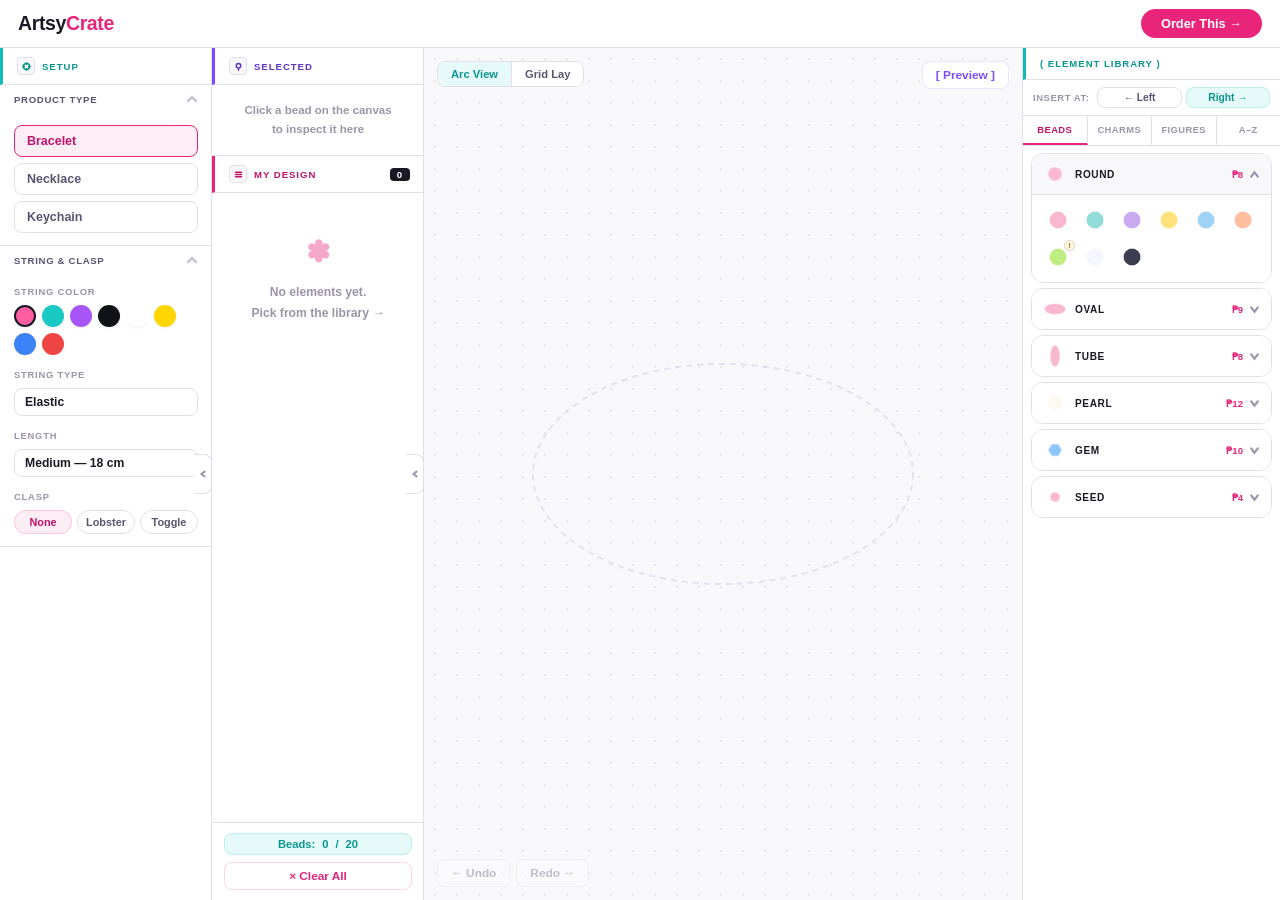
<file: view/main.html>
<!DOCTYPE html>
<html lang="en">
<head>
  <meta charset="UTF-8"/>
  <meta name="viewport" content="width=device-width,initial-scale=1.0"/>
  <title>ArtsyCrate — Brutalist Design Builder</title>
  <link rel="preconnect" href="https://fonts.googleapis.com"/>
  <link href="https://fonts.googleapis.com/css2?family=DM+Sans:wght@300;400;500;600;700&display=swap" rel="stylesheet"/>
  <link rel="stylesheet" href="./css/style.css" />

</head>
<body>

<div class="topbar">
  <a href="#" class="logo">Artsy<b>Crate</b></a>

  <div class="topbar-r">
    <button class="btn-order" onclick="app.ui.openOrder()">Order This →</button>
  </div>
</div>



<div class="builder">

  <div class="setup-panel" id="setup-panel">
    <button class="collapse-btn" onclick="app.ui.toggleSetup()" title="Toggle Setup">
      <svg viewBox="0 0 10 10"><polyline points="7,2 3,5 7,8"/></svg>
    </button>
    <div class="collapsed-label"><span>Setup</span></div>
    <div class="setup-inner">
      <div class="phead teal">
        <div class="phead-ico"><svg viewBox="0 0 12 12"><circle cx="6" cy="6" r="4"/><line x1="6" y1="1" x2="6" y2="3"/><line x1="6" y1="9" x2="6" y2="11"/><line x1="1" y1="6" x2="3" y2="6"/><line x1="9" y1="6" x2="11" y2="6"/></svg></div>
        Setup
      </div>
      <div class="psec open" id="sec-product">
        <div class="psec-toggle" onclick="app.ui.toggleSec('sec-product')">
          <span class="psec-toggle-lbl">Product Type</span>
          <svg class="psec-arr" viewBox="0 0 12 12"><polyline points="2,4 6,8 10,4"/></svg>
        </div>
        <div class="psec-body">
          <div class="type-pills">
            <div class="tpill active" data-price="80" data-max="20" data-prod="bracelet" onclick="app.ui.setProduct(this)">
              Bracelet
            </div>
            <div class="tpill" data-price="100" data-max="28" data-prod="necklace" onclick="app.ui.setProduct(this)">
              Necklace
            </div>
            <div class="tpill" data-price="65" data-max="12" data-prod="keychain" onclick="app.ui.setProduct(this)">
              Keychain
            </div>
          </div>
        </div>
      </div>
      <div class="psec open" id="sec-string">
        <div class="psec-toggle" onclick="app.ui.toggleSec('sec-string')">
          <span class="psec-toggle-lbl">String & Clasp</span>
          <svg class="psec-arr" viewBox="0 0 12 12"><polyline points="2,4 6,8 10,4"/></svg>
        </div>
        <div class="psec-body">
          <div class="slbl" style="margin-bottom:8px;">String Color</div>
          <div class="swatches" id="str-sw" style="margin-bottom:14px;">
            <div class="sw active" style="background:#FF5FA0;" onclick="app.ui.setStrCol('#FF5FA0',this)"></div>
            <div class="sw" style="background:#1AC8C4;" onclick="app.ui.setStrCol('#1AC8C4',this)"></div>
            <div class="sw" style="background:#A855F7;" onclick="app.ui.setStrCol('#A855F7',this)"></div>
            <div class="sw" style="background:#111118;" onclick="app.ui.setStrCol('#111118',this)"></div>
            <div class="sw" style="background:#fff;" onclick="app.ui.setStrCol('#ffffff',this)"></div>
            <div class="sw" style="background:#FFD700;" onclick="app.ui.setStrCol('#FFD700',this)"></div>
            <div class="sw" style="background:#3B82F6;" onclick="app.ui.setStrCol('#3B82F6',this)"></div>
            <div class="sw" style="background:#EF4444;" onclick="app.ui.setStrCol('#EF4444',this)"></div>
          </div>
          <div class="slbl" style="margin-bottom:8px;">String Type</div>
          <select class="sel" id="str-type" style="margin-bottom:14px;" onchange="app.ui.setStrType(this.value)">
            <option value="Elastic">Elastic</option>
            <option value="Cord">Cord</option>
            <option value="Wire">Wire</option>
            <option value="Chain">Chain</option>
          </select>
          <div class="slbl" style="margin-bottom:8px;">Length</div>
          <select class="sel" id="length-sel" style="margin-bottom:14px;" onchange="app.render()">
            <option value="small">Small — 16 cm</option>
            <option value="medium" selected>Medium — 18 cm</option>
            <option value="large">Large — 20 cm</option>
            <option value="custom">Custom</option>
          </select>
          <div class="slbl" style="margin-bottom:8px;">Clasp</div>
          <div class="cpills" id="clasp-pills">
            <div class="cpill active" onclick="app.ui.setClasp('none',this)">None</div>
            <div class="cpill" onclick="app.ui.setClasp('lobster',this)">Lobster</div>
            <div class="cpill" onclick="app.ui.setClasp('toggle',this)">Toggle</div>
          </div>
        </div>
      </div>
    </div>
  </div>

  <!-- ── Design panel: inspector + list + clear footer (no total estimate) ── -->
  <div class="design-panel" id="design-panel">
    <button class="collapse-btn" onclick="app.ui.toggleDesign()" title="Toggle Design Panel">
      <svg viewBox="0 0 10 10"><polyline points="7,2 3,5 7,8"/></svg>
    </button>
    <div class="collapsed-label"><span>My Design</span></div>
    <div class="design-inner">
      <div class="insp-section">
        <div class="phead purple">
          <div class="phead-ico"><svg viewBox="0 0 12 12"><circle cx="6" cy="5" r="3"/><line x1="6" y1="9" x2="6" y2="11"/></svg></div>
          Selected
        </div>
        <div id="insp-body">
          <div class="insp-empty">Click a bead on the canvas<br>to inspect it here</div>
        </div>
      </div>
      <div class="placed-list-wrap">
        <div class="phead lime">
          <div class="phead-ico"><svg viewBox="0 0 12 12"><line x1="2" y1="3" x2="10" y2="3"/><line x1="2" y1="6" x2="10" y2="6"/><line x1="2" y1="9" x2="10" y2="9"/></svg></div>
          My Design
          <span id="elem-count-badge" style="margin-left:auto;background:var(--ink);color:white;border-radius:4px;padding:1px 7px;font-size:.6rem;font-weight:900;">0</span>
        </div>
        <div class="dlist" id="design-list">
          <div class="dempty">
            <div class="dempty-icon">✽</div>
            No elements yet.<br>Pick from the library →
          </div>
        </div>
        <!-- Bead ratio + Clear button at the bottom of design panel -->
        <div class="design-clear-foot">
          <div class="design-bead-ratio">
            <span class="bdg teal" style="width:100%;justify-content:center;display:flex;">
              Beads: <span class="val" id="bead-ct" style="margin:0 3px;">0</span> / <span id="bead-max" style="margin-left:3px;">20</span>
            </span>
          </div>
          <button class="tbtn t-pink" onclick="app.state.clearAll()">× Clear All</button>
        </div>
      </div>
    </div>
  </div>

  <!-- ── Canvas area with floating view & preview controls ── -->
  <div class="canvas-area" id="canvas-area">
    <div class="canvas-bg"></div>
    <div class="canvas-surface" id="canvas-surface"></div>

    <!-- Top-left: Arc View / Grid Lay toggle -->
    <div class="canvas-float top-left">
      <div class="view-grp">
        <button class="vtbtn active" id="vt-sil" onclick="app.ui.setView('silhouette')">Arc View</button>
        <button class="vtbtn" id="vt-flat" onclick="app.ui.setView('flatlay')">Grid Lay</button>
      </div>
    </div>

    <!-- Top-right: Preview button -->
    <div class="canvas-float top-right">
      <button class="tbtn t-lime" onclick="app.ui.openPreview()">[ Preview ]</button>
    </div>

    <!-- Bottom-left: Undo / Redo -->
    <div class="canvas-float bottom-left">
      <button class="tbtn" id="btn-undo" onclick="app.state.undo()" disabled>← Undo</button>
      <button class="tbtn" id="btn-redo" onclick="app.state.redo()" disabled>Redo →</button>
    </div>

    <canvas id="main-canvas" width="680" height="480" style="position:relative;z-index:2;cursor:pointer;"></canvas>
  </div>

  <div class="rpanel">
    <div class="rhead">( Element Library )</div>
    
    <div class="dir-toggle">
      <span class="dir-lbl">Insert At:</span>
      <div class="dir-btns">
        <button class="dir-btn" onclick="app.ui.setAddDir('left', this)">← Left</button>
        <button class="dir-btn active" onclick="app.ui.setAddDir('right', this)">Right →</button>
      </div>
    </div>

    <div class="ltabs" id="lib-tabs">
      <div class="ltab active" data-tab="beads"   onclick="app.ui.switchTab(this)">Beads</div>
      <div class="ltab" data-tab="charms"  onclick="app.ui.switchTab(this)">Charms</div>
      <div class="ltab" data-tab="figures" onclick="app.ui.switchTab(this)">Figures</div>
      <div class="ltab" data-tab="letters" onclick="app.ui.switchTab(this)">A–Z</div>
    </div>
    
    <div id="tab-beads" style="display:flex;flex-direction:column;flex:1;overflow:hidden;min-height:0;">
      <div class="bead-groups" id="bead-groups"></div>
    </div>

    <div id="tab-charms" style="display:none;flex-direction:column;flex:1;overflow:hidden;min-height:0;">
      <div class="lsrch"><input type="text" placeholder="Search charms..." oninput="app.ui.filterLib(this)"/></div>
      <div class="lgrid" id="grid-charms"></div>
    </div>
    <div id="tab-figures" style="display:none;flex-direction:column;flex:1;overflow:hidden;min-height:0;">
      <div id="grid-figures" style="display:flex;flex-direction:column;flex:1;overflow:hidden;min-height:0;"></div>
    </div>

    <div id="tab-letters" style="display:none;flex-direction:column;flex:1;overflow:hidden;min-height:0;">
      <!-- Row 1: Tile shape toggle (Square / Circle) -->
      <div class="lshape-row">
        <span class="dir-lbl">Tile Shape:</span>
        <div class="lshape-btns">
          <button class="lshape-btn active" onclick="app.ui.setLetterShape('square', this)">
            <span class="lshape-preview lshape-sq">A</span> Square
          </button>
          <button class="lshape-btn" onclick="app.ui.setLetterShape('round', this)">
            <span class="lshape-preview lshape-rd">A</span> Circle
          </button>
        </div>
      </div>
      <!-- Row 2: Color swatches -->
      <div class="lclr">
        <div class="slbl" style="margin:0;font-size:.65rem;white-space:nowrap;">Color</div>
        <div class="swatches" id="ltr-sw">
          <div class="sw active" style="background:#fff;"     onclick="app.ui.setLtrCol('#ffffff','#333344',this)"></div>
          <div class="sw"        style="background:#F9B8CF;"  onclick="app.ui.setLtrCol('#F9B8CF','#C06080',this)"></div>
          <div class="sw"        style="background:#90DDD9;"  onclick="app.ui.setLtrCol('#90DDD9','#3A8884',this)"></div>
          <div class="sw"        style="background:#C9A9F0;"  onclick="app.ui.setLtrCol('#C9A9F0','#6040A0',this)"></div>
          <div class="sw"        style="background:#CCE86A;"  onclick="app.ui.setLtrCol('#CCE86A','#6A9020',this)"></div>
          <div class="sw"        style="background:#FFE07A;"  onclick="app.ui.setLtrCol('#FFE07A','#A07010',this)"></div>
          <div class="sw"        style="background:#3D3D52;"  onclick="app.ui.setLtrCol('#3D3D52','#ffffff',this)"></div>
        </div>
      </div>
      <!-- Row 3: Letter grid -->
      <div class="lgrid-ltrs" id="grid-ltrs"></div>
    </div>
  </div>
</div>

<!-- Preview Modal -->
<div class="overlay" id="prev-modal">
  <div class="mbox">
    <div class="mhead teal">
      <div class="mtitle">( Design Preview )</div>
      <button class="mclose" onclick="app.ui.closeModal('prev-modal')">×</button>
    </div>
    <div class="mbody">
      <div class="prev-stage" id="prev-stage">
        <div class="design-export-wrap">
          <canvas id="preview-canvas" width="460" height="320"></canvas>
        </div>
      </div>
      <div class="minfo" id="prev-info"></div>
      <div class="mbtns">
        <button class="mbtn secondary" onclick="app.ui.closeModal('prev-modal')">← Edit</button>
        <button class="mbtn primary" onclick="app.ui.downloadDesign()">⬇ Download PNG</button>
      </div>
    </div>
  </div>
</div>

<!-- Order Modal -->
<div class="overlay" id="order-modal">
  <div class="mbox">
    <div class="mhead pink">
      <div class="mtitle">( Place Your Order )</div>
      <button class="mclose" onclick="app.ui.closeModal('order-modal')">×</button>
    </div>
    <div class="mbody">
      <div class="form-col">
        <div class="frow2">
          <div class="frow"><label class="flbl">First Name</label><input class="finput" placeholder="Maria"/></div>
          <div class="frow"><label class="flbl">Last Name</label><input class="finput" placeholder="Santos"/></div>
        </div>
        <div class="frow"><label class="flbl">Contact No.</label><input class="finput" placeholder="09xx-xxx-xxxx"/></div>
        <div class="frow"><label class="flbl">Special Notes</label><input class="finput" placeholder="Any message..."/></div>
        <div class="osum">
          <div class="osum-t">Order Summary</div>
          <div class="osum-row"><span id="os-prod">Bracelet · Medium</span><span id="os-base">₱80</span></div>
          <div class="osum-row"><span id="os-elems">0 elements</span><span id="os-ecost">₱0</span></div>
          <div class="osum-total"><span>Total Estimate</span><span id="os-total" style="color:var(--pink-dk);">₱0.00</span></div>
        </div>
        <div id="order-design-thumb" style="display:none; margin-top:8px;">
          <div class="slbl">Design Reference</div>
          <canvas id="order-canvas" width="300" height="140" style="width:100%;border:var(--b3);border-radius:10px;box-shadow:4px 4px 0 var(--ink); background:var(--off);"></canvas>
        </div>
        <div class="mbtns" style="margin-top:10px;">
          <button class="mbtn secondary" onclick="app.ui.closeModal('order-modal')">← Back</button>
          <button class="mbtn primary" onclick="app.ui.submitOrder()">Submit Order ✓</button>
        </div>
      </div>
    </div>
  </div>
</div>

<div class="toast" id="toast"></div>

<script type="module" src="./js/main.js"></script>

</body>
</html>
</file>
<file: view/css/style.css>
/* ============================================================
   ARTSYCRATE — WHITE PANEL SYSTEM
   Hot pink = primary CTA / active
   Teal     = secondary / canvas accents
   Purple   = inspector / subtle highlight
   All panels: white background, color used only as accents
   ============================================================ */

:root {
  /* ── Brand Colors ── */
  --pink:       #E8257A;
  --pink-dk:    #C0136A;
  --pink-lt:    #FDEEF5;
  --pink-bd:    rgba(232,37,122,.18);

  --teal:       #0DBCB4;
  --teal-dk:    #0A9690;
  --teal-lt:    #E6FAF9;
  --teal-bd:    rgba(13,188,180,.18);

  --purple:     #7C4DFF;
  --purple-dk:  #5E35C8;
  --purple-lt:  #F0EBFF;
  --purple-bd:  rgba(124,77,255,.15);

  /* ── Neutrals ── */
  --ink:        #1A1825;
  --ink2:       #5A5470;
  --ink3:       #9B95A8;
  --ink4:       #C8C3D2;

  --white:      #FFFFFF;
  --grey-50:    #F8F7FA;    /* page bg */
  --grey-100:   #F0EEF4;    /* subtle dividers / hover */
  --grey-200:   #E2DFE9;    /* borders */
  --grey-300:   #CAC6D6;    /* strong borders */

  /* ── Shadows ── */
  --sh-xs:  0 1px 3px rgba(26,24,37,.06);
  --sh-sm:  0 2px 8px rgba(26,24,37,.07);
  --sh-md:  0 4px 20px rgba(26,24,37,.09);

  /* ── Typography ── */
  --fh: 'Syne', sans-serif;
  --fb: 'Nunito', sans-serif;

  /* ── Radius ── */
  --r-xs:   4px;
  --r-sm:   8px;
  --r-md:   12px;
  --r-lg:   16px;
  --r-pill: 999px;

  /* ── Layout ── */
  --setup-w:          212px;
  --design-w:         212px;
  --right-w:          258px;
  --setup-collapsed:  34px;
  --design-collapsed: 34px;
}

*, *::before, *::after { box-sizing: border-box; margin: 0; padding: 0; }

body {
  font-family: var(--fb);
  background: var(--grey-50);
  color: var(--ink);
  overflow: hidden;
  height: 100vh;
  display: flex;
  flex-direction: column;
}

/* ══════════════════════════════════════════
   TOPBAR
══════════════════════════════════════════ */
.topbar {
  background: var(--white);
  padding: 0 18px;
  height: 48px;
  display: flex;
  align-items: center;
  justify-content: space-between;
  border-bottom: 1px solid var(--grey-200);
  flex-shrink: 0;
  z-index: 10;
}

.logo {
  font-family: var(--fh);
  font-size: 1.22rem;
  color: var(--ink);
  text-decoration: none;
  letter-spacing: -.02em;
  font-weight: 800;
}
.logo b { color: var(--pink); }

.topbar-r { display: flex; gap: 8px; align-items: center; }

#price-disp-wrap {
  background: var(--pink-lt);
  border: 1.5px solid var(--pink-bd);
  border-radius: var(--r-pill);
  padding: 5px 14px;
  font-family: var(--fh);
  font-size: .8rem;
  font-weight: 800;
  color: var(--pink);
}

.btn-ghost {
  background: var(--white);
  color: var(--ink2);
  border: 1.5px solid var(--grey-200);
  border-radius: var(--r-pill);
  padding: 6px 16px;
  font-family: var(--fb);
  font-weight: 700;
  font-size: .76rem;
  cursor: pointer;
  transition: border-color .15s, background .15s;
}
.btn-ghost:hover { background: var(--grey-50); border-color: var(--grey-300); }

.btn-order {
  background: var(--pink);
  color: var(--white);
  border: none;
  border-radius: var(--r-pill);
  padding: 7px 20px;
  font-family: var(--fb);
  font-weight: 800;
  font-size: .8rem;
  cursor: pointer;
  transition: background .15s, transform .1s;
}
.btn-order:hover { background: var(--pink-dk); }
.btn-order:active { transform: scale(.97); }

/* ══════════════════════════════════════════
   BADGES
══════════════════════════════════════════ */
.bdg {
  border-radius: var(--r-sm);
  padding: 4px 10px;
  font-family: var(--fb);
  font-weight: 700;
  font-size: .7rem;
  white-space: nowrap;
  display: flex;
  align-items: center;
  gap: 4px;
}
.bdg.teal  { background: var(--teal-lt);   color: var(--teal-dk);   border: 1.5px solid var(--teal-bd); }
.bdg.pink  { background: var(--pink-lt);   color: var(--pink-dk);   border: 1.5px solid var(--pink-bd); }
.bdg .val  { font-weight: 800; }

/* ══════════════════════════════════════════
   MAIN LAYOUT
══════════════════════════════════════════ */
.builder {
  display: flex;
  flex: 1;
  overflow: hidden;
  position: relative;
}

/* ══════════════════════════════════════════
   PANEL HEADERS — white bg, colored left-bar
══════════════════════════════════════════ */
.phead {
  padding: 9px 14px;
  border-bottom: 1px solid var(--grey-200);
  font-family: var(--fb);
  font-size: .6rem;
  font-weight: 800;
  letter-spacing: .10em;
  text-transform: uppercase;
  flex-shrink: 0;
  display: flex;
  align-items: center;
  gap: 7px;
  color: var(--ink2);
  background: var(--white);
  border-left: 3px solid transparent;
}
.phead.teal   { border-left-color: var(--teal);   color: var(--teal-dk); }
.phead.pink   { border-left-color: var(--pink);   color: var(--pink-dk); }
.phead.lime   { border-left-color: var(--pink);   color: var(--pink-dk); }
.phead.purple { border-left-color: var(--purple); color: var(--purple-dk); }

.phead-ico {
  width: 18px; height: 18px;
  border-radius: var(--r-xs);
  display: flex; align-items: center; justify-content: center;
  border: 1px solid var(--grey-200);
  background: var(--grey-50);
}
.phead-ico svg {
  width: 9px; height: 9px;
  stroke: currentColor; fill: none;
  stroke-width: 2; stroke-linecap: round;
}

/* ══════════════════════════════════════════
   SECTION TOGGLES
══════════════════════════════════════════ */
.psec           { border-bottom: 1px solid var(--grey-200); overflow: hidden; flex-shrink: 0; }
.psec-toggle    { padding: 8px 14px; cursor: pointer; display: flex; align-items: center; justify-content: space-between; background: var(--white); transition: background .12s; user-select: none; }
.psec-toggle:hover { background: var(--grey-50); }
.psec-toggle-lbl { font-family: var(--fb); font-size: .6rem; font-weight: 700; letter-spacing: .07em; text-transform: uppercase; color: var(--ink2); }
.psec-arr       { width: 12px; height: 12px; fill: none; stroke: var(--ink4); stroke-width: 2.5; stroke-linecap: round; transition: transform .18s; flex-shrink: 0; }
.psec.open .psec-arr { transform: rotate(180deg); }
.psec-body      { padding: 12px 14px; display: none; background: var(--white); }
.psec.open .psec-body { display: block; }

.slbl {
  font-family: var(--fb);
  font-size: .59rem;
  font-weight: 700;
  letter-spacing: .08em;
  text-transform: uppercase;
  color: var(--ink3);
  margin-bottom: 7px;
}

/* ══════════════════════════════════════════
   PRODUCT TYPE PILLS
══════════════════════════════════════════ */
.type-pills { display: flex; flex-direction: column; gap: 6px; }
.tpill {
  display: flex; align-items: center; gap: 10px;
  background: var(--white);
  border: 1.5px solid var(--grey-200);
  border-radius: var(--r-sm);
  padding: 8px 12px;
  cursor: pointer;
  font-weight: 700;
  font-size: .78rem;
  color: var(--ink2);
  transition: border-color .15s, color .15s, background .15s;
}
.tpill:hover   { background: var(--grey-50); border-color: var(--grey-300); }
.tpill.active  {
  border-color: var(--pink);
  color: var(--pink-dk);
  background: var(--pink-lt);
}
.tp-ico {
  width: 26px; height: 26px;
  border-radius: var(--r-xs);
  border: 1.5px solid var(--grey-200);
  background: var(--grey-50);
  display: flex; align-items: center; justify-content: center;
  font-size: .6rem;
  font-family: var(--fh);
  font-weight: 800;
  flex-shrink: 0;
  color: var(--ink3);
  transition: border-color .15s, background .15s, color .15s;
}
.tpill.active .tp-ico {
  background: var(--pink-lt);
  border-color: var(--pink-bd);
  color: var(--pink);
}

/* ══════════════════════════════════════════
   SWATCHES
══════════════════════════════════════════ */
.swatches { display: flex; gap: 6px; flex-wrap: wrap; }
.sw {
  width: 22px; height: 22px;
  cursor: pointer;
  border: 2px solid transparent;
  border-radius: 50%;
  transition: transform .12s, border-color .12s;
  flex-shrink: 0;
  box-shadow: var(--sh-xs);
}
.sw:hover  { transform: scale(1.15); }
.sw.active { border-color: var(--ink); }

.sel {
  width: 100%;
  border: 1.5px solid var(--grey-200);
  border-radius: var(--r-sm);
  padding: 6px 10px;
  font-family: var(--fb);
  font-weight: 600;
  font-size: .76rem;
  background: var(--white);
  color: var(--ink);
  appearance: none;
  cursor: pointer;
  transition: border-color .13s;
}
.sel:focus { outline: none; border-color: var(--pink); }

.cpills { display: flex; gap: 5px; flex-wrap: wrap; }
.cpill {
  flex: 1; min-width: 44px;
  background: var(--white);
  border: 1.5px solid var(--grey-200);
  border-radius: var(--r-pill);
  padding: 5px 7px;
  cursor: pointer;
  font-weight: 700;
  font-size: .68rem;
  text-align: center;
  color: var(--ink2);
  transition: border-color .13s, background .13s, color .13s;
}
.cpill:hover  { background: var(--grey-50); border-color: var(--grey-300); }
.cpill.active { background: var(--pink-lt); border-color: var(--pink-bd); color: var(--pink-dk); }

/* ══════════════════════════════════════════
   LEFT PANELS
══════════════════════════════════════════ */
.setup-panel, .design-panel {
  background: var(--white);
  border-right: 1px solid var(--grey-200);
  display: flex;
  flex-direction: column;
  overflow: hidden;
  transition: width .24s cubic-bezier(.22,1,.36,1), min-width .24s cubic-bezier(.22,1,.36,1);
  position: relative;
  flex-shrink: 0;
  z-index: 8;
}
.setup-panel  { width: var(--setup-w);  min-width: var(--setup-w);  }
.design-panel { width: var(--design-w); min-width: var(--design-w); }
.setup-panel.collapsed  { width: var(--setup-collapsed);  min-width: var(--setup-collapsed);  }
.design-panel.collapsed { width: var(--design-collapsed); min-width: var(--design-collapsed); }

.setup-inner, .design-inner {
  display: flex; flex-direction: column; flex: 1;
  width: 100%; transition: opacity .14s;
}
.setup-inner  { overflow-y: auto; width: var(--setup-w);  }
.design-inner { overflow: hidden;  width: var(--design-w); }
.setup-panel.collapsed  .setup-inner,
.design-panel.collapsed .design-inner { opacity: 0; pointer-events: none; }

.collapse-btn {
  position: absolute; right: -1px; top: 50%; transform: translateY(-50%);
  width: 18px; height: 40px;
  background: var(--white);
  border: 1px solid var(--grey-200); border-left: none;
  border-radius: 0 var(--r-sm) var(--r-sm) 0;
  cursor: pointer;
  display: flex; align-items: center; justify-content: center;
  z-index: 20;
  transition: background .13s;
}
.collapse-btn:hover { background: var(--grey-50); }
.collapse-btn svg {
  width: 8px; height: 8px;
  fill: none; stroke: var(--ink3);
  stroke-width: 2.5; stroke-linecap: round;
  transition: transform .24s;
}
.setup-panel.collapsed  .collapse-btn svg,
.design-panel.collapsed .collapse-btn svg { transform: scaleX(-1); }

.collapsed-label {
  position: absolute; inset: 0;
  display: flex; align-items: center; justify-content: center;
  pointer-events: none; opacity: 0; transition: opacity .12s;
}
.setup-panel.collapsed  .collapsed-label,
.design-panel.collapsed .collapsed-label { opacity: 1; }
.collapsed-label span {
  font-family: var(--fb);
  font-size: .58rem; font-weight: 800;
  letter-spacing: .12em; text-transform: uppercase;
  writing-mode: vertical-rl; color: var(--ink3);
}

/* ══════════════════════════════════════════
   INSPECTOR — white, purple left-accent strip
══════════════════════════════════════════ */
.insp-section { border-bottom: 1px solid var(--grey-200); flex-shrink: 0; }
.insp-empty {
  font-size: .72rem; font-weight: 600;
  color: var(--ink3);
  padding: 16px 14px;
  background: var(--white);
  line-height: 1.65;
  text-align: center;
}
.insp-content {
  padding: 12px 14px;
  background: var(--white);
}
.insp-top     { display: flex; align-items: center; gap: 9px; margin-bottom: 9px; }
.insp-thumb   {
  width: 40px; height: 40px;
  border: 1.5px solid var(--grey-200);
  background: var(--grey-50);
  border-radius: var(--r-sm);
  display: flex; align-items: center; justify-content: center;
}
.insp-thumb img { width: 78%; height: 78%; object-fit: contain; }
.insp-name    { font-family: var(--fb); font-weight: 800; font-size: .8rem; flex: 1; line-height: 1.3; color: var(--ink); }
.insp-price-badge {
  background: var(--pink-lt);
  border: 1.5px solid var(--pink-bd);
  border-radius: var(--r-pill);
  padding: 3px 9px;
  font-size: .7rem; font-weight: 800;
  white-space: nowrap; color: var(--pink);
}
.insp-meta    { display: flex; gap: 5px; flex-wrap: wrap; margin-bottom: 10px; }
.insp-tag     {
  background: var(--grey-50);
  border: 1px solid var(--grey-200);
  border-radius: var(--r-xs);
  padding: 2px 7px;
  font-size: .6rem; font-weight: 700; color: var(--ink2);
}

.ibtns { display: flex; gap: 6px; }
.ibtn {
  flex: 1;
  background: var(--white);
  border: 1.5px solid var(--grey-200);
  border-radius: var(--r-sm);
  padding: 6px;
  font-family: var(--fb); font-weight: 700; font-size: .67rem;
  cursor: pointer; transition: background .12s, border-color .12s;
  text-align: center; color: var(--ink2);
}
.ibtn:hover  { background: var(--grey-50); }
.ibtn.danger { color: var(--pink-dk); border-color: var(--pink-bd); }
.ibtn.danger:hover { background: var(--pink-lt); }
.ibtn.teal   { color: var(--teal-dk); border-color: var(--teal-bd); }
.ibtn.teal:hover { background: var(--teal-lt); }

/* ══════════════════════════════════════════
   DESIGN LIST
══════════════════════════════════════════ */
.placed-list-wrap { display: flex; flex-direction: column; flex: 1; overflow: hidden; min-height: 0; }
.dlist { overflow-y: auto; flex: 1; padding: 7px; display: flex; flex-direction: column; gap: 4px; background: var(--white); }
.ditem {
  display: flex; align-items: center; gap: 6px;
  background: var(--white);
  border: 1.5px solid var(--grey-200);
  border-radius: var(--r-sm);
  padding: 5px 8px;
  cursor: pointer;
  transition: background .12s, border-color .12s;
}
.ditem:hover    { background: var(--grey-50); }
.ditem.selected { background: var(--pink-lt); border-color: var(--pink-bd); }

.di-num   { font-family: var(--fb); font-size: .54rem; font-weight: 800; color: var(--ink4); min-width: 14px; text-align: center; }
.di-thumb {
  width: 26px; height: 26px;
  border: 1px solid var(--grey-200);
  border-radius: var(--r-xs);
  background: var(--grey-50);
  display: flex; align-items: center; justify-content: center; flex-shrink: 0;
}
.di-thumb img { width: 80%; height: 80%; object-fit: contain; }
.di-name  { font-size: .66rem; font-weight: 700; flex: 1; min-width: 0; overflow: hidden; text-overflow: ellipsis; white-space: nowrap; color: var(--ink); }
.di-price { font-size: .63rem; font-weight: 700; color: var(--pink); white-space: nowrap; }
.di-actions { display: flex; gap: 2px; flex-shrink: 0; }
.di-btn {
  width: 19px; height: 19px;
  background: transparent;
  border: 1px solid var(--grey-200);
  border-radius: var(--r-xs);
  cursor: pointer;
  font-size: .6rem; font-weight: 900;
  display: flex; align-items: center; justify-content: center;
  transition: background .12s, border-color .12s;
  color: var(--ink3);
}
.di-btn:hover     { background: var(--teal-lt); color: var(--teal-dk); border-color: var(--teal-bd); }
.di-btn.del:hover { background: var(--pink-lt);  color: var(--pink-dk);  border-color: var(--pink-bd); }

.dempty      { text-align: center; padding: 28px 12px; font-size: .76rem; font-weight: 600; color: var(--ink3); line-height: 1.7; }
.dempty-icon { font-size: 1.8rem; margin-bottom: 5px; color: var(--pink); opacity: .4; }

.dfoot {
  border-top: 1px solid var(--grey-200);
  padding: 10px 13px;
  background: var(--white);
  flex-shrink: 0;
}
.dfoot-row   { display: flex; justify-content: space-between; font-size: .7rem; font-weight: 700; color: var(--ink2); margin-bottom: 4px; }
.dfoot-total { display: flex; justify-content: space-between; font-family: var(--fb); font-size: .9rem; font-weight: 800; padding-top: 6px; border-top: 1px solid var(--grey-100); margin-top: 4px; color: var(--ink); }

.design-clear-foot {
  border-top: 1px solid var(--grey-200);
  padding: 10px 12px;
  background: var(--white);
  flex-shrink: 0;
  display: flex; flex-direction: column; gap: 7px;
}
.design-bead-ratio .bdg { font-size: .7rem; width: 100%; justify-content: center; border-radius: var(--r-sm); }

/* ══════════════════════════════════════════
   BUTTONS — flat utility buttons
══════════════════════════════════════════ */
.tbtn {
  background: var(--white); color: var(--ink2);
  border: 1.5px solid var(--grey-200);
  border-radius: var(--r-sm);
  padding: 6px 13px;
  font-family: var(--fb); font-weight: 700; font-size: .74rem;
  cursor: pointer; transition: background .13s, border-color .13s, color .13s;
  white-space: nowrap;
  display: flex; align-items: center; justify-content: center;
}
.tbtn:hover  { background: var(--grey-50); border-color: var(--grey-300); color: var(--ink); }
.tbtn:disabled { opacity: .35; cursor: not-allowed; }
.tbtn.t-pink { color: var(--pink);    border-color: var(--pink-bd); }
.tbtn.t-pink:hover { background: var(--pink-lt); border-color: var(--pink); }
.tbtn.t-teal { color: var(--teal-dk); border-color: var(--teal-bd); }
.tbtn.t-teal:hover { background: var(--teal-lt); border-color: var(--teal); }
.tbtn.t-lime { color: var(--purple);  border-color: var(--purple-bd); }
.tbtn.t-lime:hover { background: var(--purple-lt); border-color: var(--purple); }

.view-grp {
  display: flex;
  border: 1.5px solid var(--grey-200);
  border-radius: var(--r-sm);
  overflow: hidden;
  background: var(--white);
}
.vtbtn {
  background: var(--white); color: var(--ink2);
  border: none; border-right: 1px solid var(--grey-200);
  padding: 6px 13px;
  font-family: var(--fb); font-weight: 700; font-size: .7rem;
  cursor: pointer; transition: background .12s, color .12s;
}
.vtbtn:last-child { border-right: none; }
.vtbtn.active     { background: var(--teal-lt); color: var(--teal-dk); }

/* ══════════════════════════════════════════
   CANVAS AREA
══════════════════════════════════════════ */
.canvas-area {
  background: var(--grey-50);
  display: flex; align-items: center; justify-content: center;
  position: relative; overflow: hidden; flex: 1;
}
.canvas-bg {
  position: absolute; inset: 0;
  background-image: radial-gradient(circle, var(--grey-300) 1px, transparent 1px);
  background-size: 22px 22px;
  opacity: .35; pointer-events: none;
}
.canvas-surface {
  position: absolute; inset: 0; opacity: 0; transition: opacity .3s; pointer-events: none;
  background-image: linear-gradient(var(--teal-bd) 1px, transparent 1px), linear-gradient(90deg, var(--teal-bd) 1px, transparent 1px);
  background-size: 38px 38px;
}
.canvas-surface.show { opacity: 1; }

.canvas-float { position: absolute; z-index: 5; display: flex; gap: 6px; pointer-events: all; }
.canvas-float.top-left    { top: 13px; left: 13px; }
.canvas-float.top-right   { top: 13px; right: 13px; }
.canvas-float.bottom-left { bottom: 13px; left: 13px; }

.empty-over {
  position: absolute;
  display: flex; flex-direction: column; align-items: center; gap: 10px;
  text-align: center; pointer-events: none; z-index: 3;
}
.eo-icon {
  width: 64px; height: 64px;
  background: var(--white);
  border: 1.5px solid var(--pink-bd);
  border-radius: var(--r-lg);
  display: flex; align-items: center; justify-content: center;
  font-size: 1.9rem; color: var(--pink);
  box-shadow: var(--sh-sm);
}
.eo-t { font-family: var(--fh); font-size: .98rem; font-weight: 800; color: var(--ink2); }
.eo-s { font-size: .76rem; font-weight: 600; color: var(--ink3); max-width: 165px; line-height: 1.6; }

/* ══════════════════════════════════════════
   RIGHT PANEL
══════════════════════════════════════════ */
.rpanel {
  width: var(--right-w); min-width: var(--right-w);
  background: var(--white);
  border-left: 1px solid var(--grey-200);
  display: flex; flex-direction: column; overflow: hidden; flex-shrink: 0;
}
/* Right panel header uses teal accent via .phead.teal above */
.rhead {
  padding: 10px 14px;
  border-bottom: 1px solid var(--grey-200);
  font-family: var(--fb);
  font-size: .6rem; font-weight: 800; letter-spacing: .10em; text-transform: uppercase;
  background: var(--white);
  color: var(--teal-dk);
  border-left: 3px solid var(--teal);
  flex-shrink: 0;
}

.dir-toggle {
  display: flex; align-items: center; gap: 8px;
  padding: 7px 10px;
  border-bottom: 1px solid var(--grey-200);
  background: var(--white);
  flex-shrink: 0;
}
.dir-lbl    { font-size: .59rem; font-family: var(--fb); font-weight: 700; color: var(--ink3); text-transform: uppercase; white-space: nowrap; letter-spacing: .06em; }
.dir-btns   { display: flex; flex: 1; gap: 4px; }
.dir-btn    {
  flex: 1; padding: 4px 6px;
  font-size: .64rem; font-weight: 700; font-family: var(--fb);
  border: 1.5px solid var(--grey-200);
  border-radius: var(--r-sm);
  background: var(--white); cursor: pointer;
  transition: background .12s, border-color .12s, color .12s;
  color: var(--ink2);
}
.dir-btn:hover  { background: var(--grey-50); }
.dir-btn.active { background: var(--teal-lt); color: var(--teal-dk); border-color: var(--teal-bd); }

/* ── Library Tabs ── */
.ltabs {
  display: flex;
  border-bottom: 1px solid var(--grey-200);
  flex-shrink: 0;
  background: var(--white);
}
.ltab {
  flex: 1; padding: 8px 2px; text-align: center;
  font-family: var(--fb); font-size: .59rem; font-weight: 700;
  letter-spacing: .04em; text-transform: uppercase;
  border-right: 1px solid var(--grey-200);
  cursor: pointer; color: var(--ink3);
  transition: background .12s, color .12s;
}
.ltab:last-child { border-right: none; }
.ltab:hover  { background: var(--grey-50); color: var(--ink2); }
.ltab.active { background: var(--white); color: var(--pink-dk); border-bottom: 2.5px solid var(--pink); }

/* ── Search ── */
.lsrch { padding: 8px; border-bottom: 1px solid var(--grey-200); flex-shrink: 0; background: var(--white); }
.lsrch input {
  width: 100%;
  border: 1.5px solid var(--grey-200);
  border-radius: var(--r-sm);
  padding: 6px 10px;
  font-family: var(--fb); font-weight: 600; font-size: .74rem;
  background: var(--grey-50); color: var(--ink);
  transition: border-color .13s, background .13s;
}
.lsrch input:focus { outline: none; border-color: var(--pink); background: var(--white); }

/* ── Element Grid ── */
.lgrid {
  display: grid; grid-template-columns: 1fr 1fr; gap: 7px;
  padding: 9px 8px; overflow-y: auto; flex: 1;
  background: var(--white);
}
.ecard {
  border: 1.5px solid var(--grey-200);
  border-radius: var(--r-md);
  padding: 10px 5px;
  cursor: pointer; background: var(--white);
  display: flex; flex-direction: column; align-items: center; gap: 5px;
  transition: border-color .15s, background .15s, transform .12s;
  overflow: hidden;
}
.ecard:hover  { border-color: var(--pink-bd); background: var(--pink-lt); transform: translateY(-1px); box-shadow: var(--sh-xs); }
.ecard.out    { opacity: .4; cursor: not-allowed; pointer-events: none; }

.eprev-img { width: 54px; height: 54px; display: flex; align-items: center; justify-content: center; flex-shrink: 0; }
.eprev-img img { max-width: 100%; max-height: 100%; display: block; }
.ename { font-size: .6rem; font-weight: 700; color: var(--ink2); text-align: center; line-height: 1.2; }

/* ── Stock badges ── */
.sbd   { font-size: .55rem; font-weight: 700; padding: 2px 7px; border-radius: var(--r-pill); }
.s-in  { background: var(--teal-lt);  color: var(--teal-dk); }
.s-low { background: #FFF7E0; color: #A07200; }
.s-out { background: var(--pink-lt);  color: var(--pink-dk); }

/* Figures variant */
.ecard.figure { }
.ecard.figure:hover { }
.ecard.figure .eprev-img { width: 62px; height: 62px; }
.ecard.figure .eprev-img img { width: 100%; height: 100%; object-fit: contain; }

/* ── Letter Color Row ── */
.lclr {
  padding: 8px; border-bottom: 1px solid var(--grey-200);
  display: flex; align-items: center; gap: 8px;
  flex-shrink: 0; background: var(--white);
}
.lgrid-ltrs {
  display: grid; grid-template-columns: repeat(5,1fr); gap: 5px;
  padding: 9px 7px; overflow-y: auto; flex: 1; background: var(--white);
}
.lbtn {
  aspect-ratio: 1;
  border: 1.5px solid var(--grey-200);
  border-radius: var(--r-sm);
  background: var(--white);
  cursor: pointer;
  font-family: var(--fb); font-weight: 800; font-size: .88rem;
  display: flex; align-items: center; justify-content: center;
  color: var(--ink);
  transition: border-color .12s, transform .12s, box-shadow .12s;
}
.lbtn:hover { border-color: var(--pink-bd); transform: scale(1.08); box-shadow: var(--sh-xs); }

/* ══════════════════════════════════════════
   BEAD GROUPS (accordion)
══════════════════════════════════════════ */
.bead-groups {
  overflow-y: auto; flex: 1; padding: 7px 8px;
  display: flex; flex-direction: column; gap: 5px;
  background: var(--white);
}
.bgroup {
  background: var(--white);
  border: 1.5px solid var(--grey-200);
  border-radius: var(--r-md);
  overflow: hidden;
}
.bgroup-head {
  display: flex; align-items: center; justify-content: space-between;
  padding: 8px 11px; cursor: pointer; user-select: none;
  background: var(--white); transition: background .12s;
}
.bgroup-head:hover { background: var(--grey-50); }
.bgroup.open .bgroup-head { background: var(--grey-50); border-bottom: 1px solid var(--grey-200); }
.bgroup-head-l { display: flex; align-items: center; gap: 8px; }
.bgroup-head-r { display: flex; align-items: center; gap: 6px; }
.bgroup-preview { width: 24px; height: 24px; object-fit: contain; flex-shrink: 0; }
.bgroup-lbl { font-family: var(--fb); font-size: .63rem; font-weight: 700; letter-spacing: .06em; text-transform: uppercase; color: var(--ink); }
.bgroup-price { font-family: var(--fb); font-size: .6rem; font-weight: 700; color: var(--pink); }
.bgroup-arr { width: 11px; height: 11px; fill: none; stroke: var(--ink3); stroke-width: 2; stroke-linecap: round; transition: transform .16s; flex-shrink: 0; }
.bgroup.open .bgroup-arr { transform: rotate(180deg); }
.bgroup-body { display: none; padding: 10px 11px; background: var(--white); }
.bgroup.open .bgroup-body { display: block; }
.bgroup-swatches { display: flex; flex-wrap: wrap; gap: 7px; }

.bswatch {
  width: 30px; height: 30px;
  border-radius: 50%; cursor: pointer;
  position: relative; transition: transform .12s, box-shadow .12s;
  display: flex; align-items: center; justify-content: center; flex-shrink: 0;
}
.bswatch img { width: 100%; height: 100%; object-fit: contain; display: block; }
.bswatch:hover  { transform: scale(1.18) translateY(-2px); box-shadow: 0 3px 8px rgba(0,0,0,.15); }
.bswatch:active { transform: scale(.93); }
.bswatch.out    { opacity: .3; cursor: not-allowed; pointer-events: none; }
.bswatch-low {
  position: absolute; top: -2px; right: -2px;
  width: 11px; height: 11px;
  background: #FFF7E0; border: 1px solid rgba(0,0,0,.12); border-radius: 50%;
  font-size: .46rem; font-weight: 900;
  display: flex; align-items: center; justify-content: center;
  color: #A07200; pointer-events: none;
}

/* ══════════════════════════════════════════
   LETTER SHAPE ROW
══════════════════════════════════════════ */
.lshape-row {
  display: flex; align-items: center; gap: 8px;
  padding: 7px 10px;
  border-bottom: 1px solid var(--grey-200);
  background: var(--white);
  flex-shrink: 0;
}
.lshape-btns { display: flex; flex: 1; gap: 4px; }
.lshape-btn {
  flex: 1; display: flex; align-items: center; justify-content: center; gap: 5px;
  padding: 5px 6px; font-size: .63rem; font-weight: 700; font-family: var(--fb);
  border: 1.5px solid var(--grey-200);
  border-radius: var(--r-sm);
  background: var(--white); cursor: pointer;
  transition: background .12s, border-color .12s; color: var(--ink2);
}
.lshape-btn:hover  { background: var(--grey-50); }
.lshape-btn.active { background: var(--pink-lt); border-color: var(--pink-bd); color: var(--pink-dk); }
.lshape-preview {
  width: 16px; height: 16px;
  display: flex; align-items: center; justify-content: center;
  background: var(--pink-lt); border: 1px solid var(--pink-bd);
  font-size: .68rem; font-weight: 900; color: var(--pink-dk); flex-shrink: 0;
}
.lshape-sq { border-radius: 3px; }
.lshape-rd { border-radius: 50%; }

/* ══════════════════════════════════════════
   MODALS
══════════════════════════════════════════ */
.overlay {
  display: none; position: fixed; inset: 0; z-index: 500;
  background: rgba(26,24,37,.30); backdrop-filter: blur(8px);
  align-items: center; justify-content: center;
}
.overlay.open { display: flex; }
.mbox {
  background: var(--white);
  border: 1.5px solid var(--grey-200);
  border-radius: var(--r-lg);
  box-shadow: var(--sh-md);
  width: min(520px,92vw);
  overflow: hidden;
  animation: popIn .22s cubic-bezier(.22,1,.36,1);
}
@keyframes popIn { from { transform: scale(.95) translateY(12px); opacity: 0; } to { transform: scale(1) translateY(0); opacity: 1; } }

.mhead {
  padding: 15px 20px;
  display: flex; align-items: center; justify-content: space-between;
  border-bottom: 1px solid var(--grey-200);
  background: var(--white);
}
/* Tint only the left border, not the whole header background */
.mhead.teal { border-left: 4px solid var(--teal); }
.mhead.pink { border-left: 4px solid var(--pink); }
.mtitle  { font-family: var(--fh); font-size: 1.05rem; font-weight: 800; color: var(--ink); }
.mclose  {
  width: 28px; height: 28px;
  border: 1.5px solid var(--grey-200);
  border-radius: 50%; background: var(--white);
  cursor: pointer; font-size: .95rem; color: var(--ink2);
  display: flex; align-items: center; justify-content: center;
  transition: background .12s, border-color .12s;
}
.mclose:hover { background: var(--pink-lt); border-color: var(--pink-bd); color: var(--pink-dk); }
.mbody { padding: 20px; }

.prev-stage {
  background: var(--grey-50);
  border: 1.5px solid var(--grey-200);
  border-radius: var(--r-md);
  padding: 10px;
  display: flex; align-items: center; justify-content: center;
  margin-bottom: 16px; min-height: 160px;
  overflow: hidden; position: relative;
}
.prev-stage canvas { max-width: 100%; border: 1px solid var(--grey-200); border-radius: var(--r-sm); background: var(--white); }

.minfo { display: grid; grid-template-columns: 1fr 1fr; gap: 9px; margin-bottom: 16px; }
.mic   { background: var(--grey-50); border: 1px solid var(--grey-200); border-radius: var(--r-sm); padding: 10px 13px; }
.mic-l { font-size: .6rem; font-weight: 700; letter-spacing: .08em; text-transform: uppercase; color: var(--ink3); margin-bottom: 4px; }
.mic-v { font-family: var(--fh); font-size: .92rem; font-weight: 800; color: var(--ink); }

.mbtns { display: flex; gap: 8px; }
.mbtn  { flex: 1; padding: 11px; border-radius: var(--r-sm); font-family: var(--fb); font-weight: 700; font-size: .84rem; cursor: pointer; transition: background .13s; text-align: center; }
.mbtn.primary   { background: var(--pink); color: var(--white); border: none; }
.mbtn.primary:hover { background: var(--pink-dk); }
.mbtn.secondary { background: var(--white); color: var(--teal-dk); border: 1.5px solid var(--teal-bd); }
.mbtn.secondary:hover { background: var(--teal-lt); }

.form-col { display: flex; flex-direction: column; gap: 13px; }
.frow     { display: flex; flex-direction: column; gap: 4px; }
.flbl     { font-family: var(--fb); font-size: .66rem; font-weight: 700; letter-spacing: .07em; text-transform: uppercase; color: var(--ink2); }
.finput   { border: 1.5px solid var(--grey-200); border-radius: var(--r-sm); padding: 9px 12px; font-family: var(--fb); font-weight: 600; font-size: .88rem; background: var(--grey-50); color: var(--ink); transition: border-color .13s, background .13s; }
.finput:focus { outline: none; background: var(--white); border-color: var(--pink); }
.frow2    { display: grid; grid-template-columns: 1fr 1fr; gap: 9px; }

.osum       { background: var(--grey-50); border: 1.5px solid var(--grey-200); border-radius: var(--r-md); padding: 14px 16px; }
.osum-t     { font-family: var(--fb); font-size: .7rem; font-weight: 800; letter-spacing: .08em; text-transform: uppercase; margin-bottom: 10px; color: var(--ink2); }
.osum-row   { display: flex; justify-content: space-between; font-size: .82rem; font-weight: 600; margin-bottom: 5px; color: var(--ink2); }
.osum-total { display: flex; justify-content: space-between; font-family: var(--fh); font-size: 1rem; font-weight: 800; margin-top: 10px; padding-top: 10px; border-top: 1px solid var(--grey-200); color: var(--ink); }

.design-export-wrap { text-align: center; }
.download-hint {
  font-size: .72rem; font-weight: 700; color: var(--teal-dk);
  margin-top: 9px; display: inline-block;
  padding: 4px 14px;
  background: var(--teal-lt);
  border: 1.5px solid var(--teal-bd);
  border-radius: var(--r-pill);
}

/* ══════════════════════════════════════════
   TOAST
══════════════════════════════════════════ */
.toast {
  position: fixed; bottom: 22px; left: 50%;
  transform: translateX(-50%) translateY(70px);
  background: var(--ink); color: var(--white);
  border-radius: var(--r-pill); padding: 9px 20px;
  font-family: var(--fb); font-size: .8rem; font-weight: 700;
  z-index: 999; transition: transform .28s cubic-bezier(.22,1,.36,1);
  white-space: nowrap; box-shadow: var(--sh-md);
}
.toast.show { transform: translateX(-50%) translateY(0); }

/* ══════════════════════════════════════════
   SCROLLBARS
══════════════════════════════════════════ */
::-webkit-scrollbar       { width: 4px; height: 4px; }
::-webkit-scrollbar-track { background: transparent; }
::-webkit-scrollbar-thumb { background: var(--grey-300); border-radius: 4px; }
::-webkit-scrollbar-thumb:hover { background: var(--pink); }
</file>
